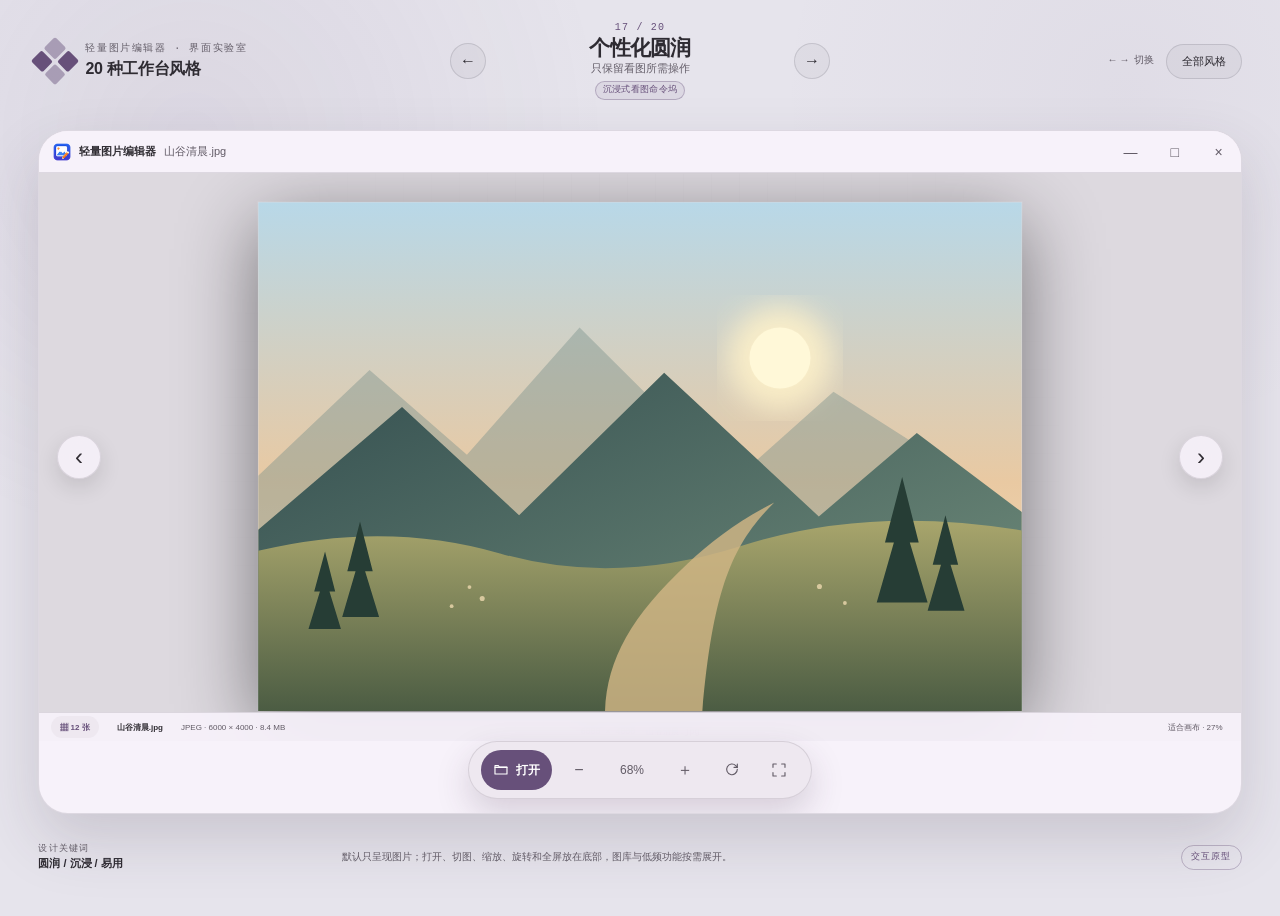
<file: ui-preview/index.html>
<!doctype html>
<html lang="zh-CN">
<head>
  <meta charset="UTF-8" />
  <meta name="viewport" content="width=device-width, initial-scale=1.0" />
  <meta name="description" content="轻量图片编辑器 · 20 种界面设计方向交互预览" />
  <title>轻量图片编辑器 · 界面方向预览</title>
  <link rel="stylesheet" href="styles.css" />
</head>
<body data-theme="material" data-mode="viewer">
  <div class="page-shell">
    <header class="showcase-bar">
      <div class="showcase-brand">
        <span class="brand-mark" aria-hidden="true">
          <span></span><span></span><span></span><span></span>
        </span>
        <div>
          <p>轻量图片编辑器 · 界面实验室</p>
          <h1>20 种工作台风格</h1>
        </div>
      </div>

      <div class="style-title" aria-live="polite">
        <button class="round-button" id="previousTheme" aria-label="上一个风格">←</button>
        <div>
          <span id="themeIndex">17 / 20</span>
          <strong id="themeName">个性化圆润</strong>
          <small id="themeDescription">只显示当前任务需要的命令</small>
          <em class="layout-name" id="layoutName">模式化精简命令坞</em>
        </div>
        <button class="round-button" id="nextTheme" aria-label="下一个风格">→</button>
      </div>

      <div class="showcase-actions">
        <span class="key-hint">← → 切换</span>
        <button class="outline-button" id="toggleRail" aria-expanded="false" aria-controls="themeRail">全部风格</button>
      </div>
    </header>

    <nav class="theme-rail" id="themeRail" aria-label="界面风格列表"></nav>

    <main class="editor-window">
      <header class="app-titlebar">
        <div class="window-title">
          <img src="../resources/icons/app-32.png" alt="" />
          <span>轻量图片编辑器</span>
          <em>山谷清晨.jpg</em>
        </div>
        <div class="window-controls" aria-hidden="true">
          <span>—</span><span>□</span><span class="close">×</span>
        </div>
      </header>

      <section class="mode-shell" aria-label="四模式导航">
        <div class="viewer-mode-actions">
          <button><i data-icon="folder"></i><span>打开文件夹</span></button>
        </div>
        <nav class="mode-switcher" aria-label="工作模式">
          <button class="active" data-mode-button="viewer" aria-pressed="true">看图</button>
          <button data-mode-button="convert" aria-pressed="false">转图</button>
          <button data-mode-button="edit" aria-pressed="false">改图</button>
          <button data-mode-button="generate" aria-pressed="false">生图</button>
        </nav>
        <span class="mode-summary" id="modeSummary">浏览与预览 · 本地</span>
      </section>

      <section class="command-bar">
        <div class="command-group primary-commands">
          <button class="tool-button accent" data-command-mode="viewer convert edit"><i data-icon="folder"></i><span>打开</span></button>
          <button class="tool-button" data-command-mode="edit"><i data-icon="save"></i><span>保存</span></button>
          <button class="tool-button" data-command-mode="convert edit"><i data-icon="export"></i><span>导出</span></button>
        </div>
        <div class="command-divider" data-command-mode="convert edit"></div>
        <div class="command-group viewer-commands" data-command-mode="viewer">
          <button class="icon-button" id="zoomOut" data-tooltip="缩小" aria-label="缩小图片">−</button>
          <button class="tool-button compact" id="zoomPercent">68%</button>
          <button class="icon-button" id="zoomIn" data-tooltip="放大" aria-label="放大图片">＋</button>
        </div>
        <div class="command-group edit-commands">
          <button class="icon-button" data-command-mode="edit" data-tooltip="撤销" aria-label="撤销"><i data-icon="undo"></i></button>
          <button class="icon-button" data-command-mode="edit" data-tooltip="重做" aria-label="重做"><i data-icon="redo"></i></button>
          <button class="icon-button active" data-command-mode="convert" data-tooltip="裁剪" aria-label="裁剪"><i data-icon="crop"></i></button>
          <button class="icon-button" data-command-mode="viewer convert" data-tooltip="右转" aria-label="向右旋转"><i data-icon="rotate"></i></button>
          <button class="icon-button" data-command-mode="edit" data-tooltip="对比原图" aria-label="对比原图"><i data-icon="compare"></i></button>
        </div>
        <button class="icon-button subtle" data-command-mode="viewer edit" data-tooltip="全屏" aria-label="进入全屏"><i data-icon="fullscreen"></i></button>
        <button class="tool-button more-command" data-command-mode="convert edit">更多</button>
      </section>

      <div class="zoom-preset-popover" id="zoomPresetPopover" hidden>
        <button data-zoom-preset="fit">适合窗口</button>
        <button data-zoom-preset="25">25%</button>
        <button data-zoom-preset="50">50%</button>
        <button data-zoom-preset="75">75%</button>
        <button data-zoom-preset="100">100%</button>
        <button data-zoom-preset="125">125%</button>
        <button data-zoom-preset="150">150%</button>
        <button data-zoom-preset="200">200%</button>
      </div>

      <section class="workspace">
        <aside class="asset-panel">
          <div class="panel-heading">
            <div>
              <span id="assetPanelTitle">资源库</span>
              <small id="assetPanelMeta">夏日旅行 · 12 张</small>
            </div>
            <button class="mini-button" aria-label="添加图片">＋</button>
          </div>
          <div class="search-field"><i data-icon="search"></i><span>搜索当前文件夹</span><kbd>Ctrl F</kbd></div>
          <div class="thumbnail-grid" id="thumbnailGrid">
            <button class="thumbnail selected" data-file="山谷清晨.jpg" aria-label="山谷清晨">
              <span class="thumb-art art-one"></span><small>山谷清晨</small><em>2400 万像素</em>
            </button>
            <button class="thumbnail" data-file="海岸午后.jpg" aria-label="海岸午后">
              <span class="thumb-art art-two"></span><small>海岸午后</small><em>1800 万像素</em>
            </button>
            <button class="thumbnail" data-file="城市夜色.jpg" aria-label="城市夜色">
              <span class="thumb-art art-three"></span><small>城市夜色</small><em>2000 万像素</em>
            </button>
            <button class="thumbnail" data-file="林间小路.jpg" aria-label="林间小路">
              <span class="thumb-art art-four"></span><small>林间小路</small><em>2400 万像素</em>
            </button>
            <button class="thumbnail" data-file="白色建筑.jpg" aria-label="白色建筑">
              <span class="thumb-art art-five"></span><small>白色建筑</small><em>1200 万像素</em>
            </button>
          </div>
          <div class="panel-footer"><span>1 / 12</span><button>排序 ↑</button></div>
        </aside>

        <section class="canvas-stage">
          <button class="viewer-edge-nav previous" aria-label="上一张图片">‹</button>
          <button class="viewer-edge-nav next" aria-label="下一张图片">›</button>
          <div class="canvas-grid"></div>
          <div class="generate-preview">
            <span class="generate-kicker">完全离线 · 不联网 · 不计费</span>
            <h2>生图模式</h2>
            <p>先使用离线模拟服务验证任务、取消、候选结果与跨模块流转。</p>
            <label>提示词</label>
            <div class="prompt-preview">一张清晨山谷的清新插画，柔和自然光</div>
            <div class="generate-options"><span>768 × 768</span><span>生成 2 张</span></div>
            <div class="generate-actions"><button>运行离线测试</button><button>取消任务</button></div>
            <small>当前未运行任务 · 真实智能服务将在后续里程碑接入</small>
          </div>
          <div class="floating-tools" aria-label="画布工具">
            <button class="active" aria-label="选择工具"><i data-icon="pointer"></i></button>
            <button aria-label="平移画布"><i data-icon="hand"></i></button>
            <button aria-label="缩放工具"><i data-icon="magnify"></i></button>
          </div>
          <div class="photo-frame" id="photoFrame">
            <svg viewBox="0 0 1200 800" role="img" aria-label="山谷清晨示例图">
              <defs>
                <linearGradient id="sky" x1="0" y1="0" x2="0" y2="1">
                  <stop offset="0" stop-color="#b8d8e8"/><stop offset=".55" stop-color="#e9c9a2"/><stop offset="1" stop-color="#f5dfbf"/>
                </linearGradient>
                <linearGradient id="mountain" x1="0" y1="0" x2="1" y2="1">
                  <stop stop-color="#344f50"/><stop offset="1" stop-color="#75917e"/>
                </linearGradient>
                <linearGradient id="field" x1="0" y1="0" x2="0" y2="1">
                  <stop stop-color="#a8a56c"/><stop offset="1" stop-color="#4b5c43"/>
                </linearGradient>
                <filter id="blur"><feGaussianBlur stdDeviation="22"/></filter>
              </defs>
              <rect width="1200" height="800" fill="url(#sky)"/>
              <circle cx="820" cy="245" r="82" fill="#fff2c9" opacity=".86" filter="url(#blur)"/>
              <circle cx="820" cy="245" r="48" fill="#fff8d8"/>
              <path d="M0 430 L175 264 L328 397 L505 197 L747 438 L904 298 L1200 487 L1200 800 L0 800Z" fill="#78908a" opacity=".42"/>
              <path d="M0 515 L226 322 L410 492 L638 268 L881 494 L1035 363 L1200 487 L1200 800 L0 800Z" fill="url(#mountain)"/>
              <path d="M0 548 Q200 500 380 552 T760 540 T1200 516 L1200 800 L0 800Z" fill="url(#field)"/>
              <path d="M545 800 C548 718 587 650 675 568 C712 533 756 500 811 472 C749 534 715 600 698 800Z" fill="#d1b686" opacity=".82"/>
              <g fill="#263d35">
                <path d="M140 580 l20-78 20 78h-12l22 72h-58l21-72z"/><path d="M985 535 l27-103 26 103h-14l28 94h-80l27-94z"/>
                <path d="M1060 570 l20-78 20 78h-12l22 72h-58l21-72z"/><path d="M88 612 l17-63 16 63h-9l18 59H79l18-59z"/>
              </g>
              <g fill="#e8d5ab" opacity=".84">
                <circle cx="332" cy="605" r="3"/><circle cx="352" cy="623" r="4"/><circle cx="304" cy="635" r="3"/><circle cx="882" cy="604" r="4"/><circle cx="922" cy="630" r="3"/>
              </g>
            </svg>
            <span class="crop-handle nw"></span><span class="crop-handle ne"></span>
            <span class="crop-handle sw"></span><span class="crop-handle se"></span>
            <div class="crop-grid"><i></i><i></i><i></i><i></i></div>
            <div class="photo-meta"><span>6000 × 4000</span><strong>山谷清晨.jpg</strong></div>
          </div>
          <div class="canvas-status">
            <button class="gallery-trigger" id="galleryToggle" aria-expanded="false">▦ 12 张</button>
            <span class="viewer-file-name">山谷清晨.jpg</span>
            <span>JPEG · 6000 × 4000 · 8.4 MB</span>
            <button>适合画布 · 27%</button>
          </div>
        </section>

        <aside class="inspector-panel">
          <div class="inspector-tabs" role="tablist" aria-label="参数类别">
            <button role="tab" aria-selected="false" data-inspector="convert">转图</button><button class="active" role="tab" aria-selected="true" data-inspector="adjust">调整</button><button role="tab" aria-selected="false" data-inspector="annotation">标注</button><button role="tab" aria-selected="false" data-inspector="history">历史</button>
          </div>
          <div class="quick-filters">
            <button><i class="filter-preview natural"></i><span>原图</span></button>
            <button class="active"><i class="filter-preview vivid"></i><span>鲜明</span></button>
            <button><i class="filter-preview warm"></i><span>暖阳</span></button>
            <button><i class="filter-preview mono"></i><span>黑白</span></button>
          </div>
          <div class="control-section">
            <div class="section-title"><span>光线</span><button>自动</button></div>
            <label class="slider-row"><span>曝光</span><input type="range" min="-100" max="100" value="12"/><output>+12</output></label>
            <label class="slider-row"><span>对比度</span><input type="range" min="-100" max="100" value="8"/><output>+8</output></label>
            <label class="slider-row"><span>高光</span><input type="range" min="-100" max="100" value="-18"/><output>−18</output></label>
            <label class="slider-row"><span>阴影</span><input type="range" min="-100" max="100" value="26"/><output>+26</output></label>
          </div>
          <div class="control-section">
            <div class="section-title"><span>颜色</span><button>重置</button></div>
            <label class="slider-row temp"><span>色温</span><input type="range" min="-100" max="100" value="6"/><output>+6</output></label>
            <label class="slider-row"><span>自然饱和度</span><input type="range" min="-100" max="100" value="14"/><output>+14</output></label>
          </div>
          <div class="control-section collapsed"><div class="section-title"><span>细节</span><button>⌄</button></div></div>
          <button class="export-button"><span>导出图像</span><small>Ctrl + E</small></button>
        </aside>
      </section>
    </main>

    <footer class="concept-note">
      <div><span>设计关键词</span><strong id="themeKeywords">圆润 / 克制 / 易用</strong></div>
      <p id="themeNote">默认只呈现图片；打开、切图、缩放、旋转和全屏放在底部，图库与低频功能按需展开。</p>
      <span class="prototype-badge">交互原型</span>
    </footer>
  </div>

  <script src="app.js"></script>
</body>
</html>
</file>
<file: ui-preview/styles.css>
:root {
  color-scheme: dark;
  --page: #090b10;
  --page-text: #edf1f7;
  --page-muted: #7f8898;
  --surface: #171a21;
  --surface-2: #1d212a;
  --surface-3: #242934;
  --canvas: #0d0f14;
  --text: #eef2f8;
  --muted: #8d97a8;
  --border: rgba(255,255,255,.09);
  --accent: #8bb7ff;
  --accent-rgb: 139,183,255;
  --accent-text: #08111f;
  --danger: #ff7474;
  --radius: 10px;
  --radius-lg: 18px;
  --shadow: 0 28px 80px rgba(0,0,0,.46), 0 1px 0 rgba(255,255,255,.04) inset;
  --font: "Microsoft YaHei UI", "Microsoft YaHei", "PingFang SC", "Segoe UI", sans-serif;
  --display: "Microsoft YaHei UI", "Microsoft YaHei", "PingFang SC", "Segoe UI", sans-serif;
  --mono: "Cascadia Mono", "Microsoft YaHei UI", "Microsoft YaHei", monospace;
  --serif: "STSong", "Songti SC", "SimSun", serif;
  --line: 1px;
  --window-max: 1550px;
  --panel-left: 220px;
  --panel-right: 296px;
  --bar-h: 64px;
  --pattern-opacity: .12;
}

* { box-sizing: border-box; }
html { min-width: 320px; background: var(--page); }
body { margin: 0; min-height: 100vh; background: var(--page); color: var(--page-text); font-family: var(--font); transition: background .35s ease, color .35s ease; }
button, input { font: inherit; }
button { color: inherit; }
button:focus-visible, input:focus-visible { outline: 2px solid var(--accent); outline-offset: 2px; }

.page-shell { min-height: 100vh; padding: 22px clamp(18px, 3vw, 52px) 28px; background-image: radial-gradient(circle at 15% 15%, rgba(var(--accent-rgb),.09), transparent 31%), radial-gradient(circle at 88% 10%, rgba(var(--accent-rgb),.05), transparent 25%); }
.showcase-bar { width: min(var(--window-max), 100%); min-height: 78px; margin: 0 auto 18px; display: grid; grid-template-columns: 1fr auto 1fr; align-items: center; gap: 24px; }
.showcase-brand { display: flex; gap: 13px; align-items: center; }
.showcase-brand p { margin: 0 0 4px; font: 500 10px/1.2 var(--mono); letter-spacing: .16em; color: var(--page-muted); }
.showcase-brand h1 { margin: 0; font: 600 16px/1.2 var(--display); letter-spacing: -.02em; }
.brand-mark { width: 34px; height: 34px; display: grid; grid-template-columns: repeat(2, 1fr); gap: 3px; transform: rotate(45deg); }
.brand-mark span { background: var(--accent); border-radius: 2px; opacity: .45; }
.brand-mark span:nth-child(2), .brand-mark span:nth-child(3) { opacity: 1; }
.style-title { display: flex; align-items: center; gap: 14px; text-align: center; }
.style-title > div { display: grid; min-width: 280px; }
.style-title span { font: 500 10px/1.2 var(--mono); color: var(--accent); letter-spacing: .12em; }
.style-title strong { font: 600 21px/1.3 var(--display); letter-spacing: -.035em; }
.style-title small { color: var(--page-muted); font-size: 11px; }
.style-title .layout-name { width:max-content; margin:5px auto 0; padding:3px 7px; border:1px solid color-mix(in srgb,var(--accent) 35%,transparent); border-radius:999px; color:var(--accent); background:color-mix(in srgb,var(--accent) 8%,transparent); font:500 9px/1.2 var(--mono); font-style:normal; letter-spacing:.04em; }
.round-button, .outline-button { border: 1px solid color-mix(in srgb, var(--page-text) 14%, transparent); background: color-mix(in srgb, var(--page-text) 4%, transparent); cursor: pointer; transition: .2s ease; }
.round-button { width: 36px; height: 36px; border-radius: 50%; }
.round-button:hover, .outline-button:hover { background: color-mix(in srgb, var(--accent) 18%, transparent); border-color: color-mix(in srgb, var(--accent) 48%, transparent); }
.showcase-actions { justify-self: end; display: flex; gap: 12px; align-items: center; }
.key-hint { font: 400 10px/1 var(--mono); color: var(--page-muted); }
.outline-button { border-radius: 999px; padding: 9px 15px; font-size: 11px; }

.theme-rail { width: min(var(--window-max), 100%); margin: -6px auto 18px; display: flex; gap: 7px; overflow-x: auto; max-height: 0; opacity: 0; transition: max-height .3s ease, opacity .25s ease, padding .3s ease; scrollbar-width: thin; }
.theme-rail.open { max-height: 88px; opacity: 1; padding: 7px 2px 10px; }
.theme-chip { flex: 0 0 auto; display: flex; align-items: center; gap: 8px; border: 1px solid color-mix(in srgb, var(--page-text) 10%, transparent); border-radius: 999px; padding: 7px 11px 7px 8px; background: color-mix(in srgb, var(--page-text) 4%, transparent); cursor: pointer; font-size: 10px; color: var(--page-muted); }
.theme-chip i { width: 18px; height: 18px; border-radius: 50%; background: linear-gradient(135deg, var(--chip-a), var(--chip-b)); box-shadow: 0 0 0 2px color-mix(in srgb, var(--page) 78%, transparent), 0 0 0 3px var(--chip-a); }
.theme-chip.active { color: var(--page-text); border-color: color-mix(in srgb, var(--accent) 50%, transparent); background: color-mix(in srgb, var(--accent) 10%, transparent); }

.editor-window { width: min(var(--window-max), 100%); height: min(76vh, 860px); min-height: 610px; margin: 0 auto; display: flex; flex-direction: column; overflow: hidden; position:relative; border: var(--line) solid var(--border); border-radius: var(--radius-lg); background: var(--surface); color: var(--text); box-shadow: var(--shadow); transition: border-radius .35s ease, background .35s ease, box-shadow .35s ease; }
.app-titlebar { height: 38px; flex: 0 0 38px; display: flex; align-items: center; justify-content: space-between; background: var(--surface); border-bottom: var(--line) solid var(--border); }
.window-title { display: flex; align-items: center; height: 100%; gap: 8px; padding-left: 14px; font-size: 11px; font-weight: 600; }
.window-title img { width: 18px; height: 18px; border-radius: 4px; }
.window-title em { font-style: normal; font-weight: 400; color: var(--muted); }
.window-controls { display: flex; height: 100%; }
.window-controls span { width: 44px; display: grid; place-items: center; color: var(--muted); font-size: 14px; }
.window-controls .close:hover { background: var(--danger); color: white; }

.mode-shell, .generate-preview { display: none; }
.command-bar { height: var(--bar-h); flex: 0 0 var(--bar-h); display: flex; align-items: center; padding: 9px 14px; gap: 7px; background: var(--surface-2); border-bottom: var(--line) solid var(--border); }
.command-group { display: flex; align-items: center; gap: 6px; }
.command-divider { width: var(--line); height: 28px; margin: 0 5px; background: var(--border); }
.command-spacer { flex: 1; }
.tool-button, .icon-button, .mini-button, .zoom-control button, .avatar-button, .floating-tools button { border: var(--line) solid transparent; background: transparent; cursor: pointer; transition: background .15s ease, transform .15s ease, border-color .15s ease; }
.tool-button { height: 36px; display: flex; align-items: center; gap: 7px; padding: 0 11px; border-radius: var(--radius); color: var(--muted); font-size: 11px; }
.tool-button:hover, .icon-button:hover, .floating-tools button:hover { background: var(--surface-3); color: var(--text); }
.tool-button.accent { background: var(--accent); color: var(--accent-text); font-weight: 600; }
.icon-button { width: 34px; height: 34px; display: grid; place-items: center; border-radius: var(--radius); color: var(--muted); position: relative; }
.icon-button.active { color: var(--accent); background: rgba(var(--accent-rgb),.12); border-color: rgba(var(--accent-rgb),.22); }
.icon-button svg, .tool-button svg, .search-field svg, .floating-tools svg { width: 16px; height: 16px; display: block; }
.icon-button::after { content: attr(data-tooltip); position: absolute; z-index: 20; top: calc(100% + 8px); left: 50%; transform: translate(-50%, -4px); opacity: 0; pointer-events: none; white-space: nowrap; padding: 5px 7px; color: var(--text); background: var(--surface-3); border: 1px solid var(--border); border-radius: 5px; font-size: 9px; transition: .15s ease; }
.icon-button:hover::after { opacity: 1; transform: translate(-50%, 0); }
.zoom-control { height: 30px; display: flex; align-items: center; border: var(--line) solid var(--border); border-radius: var(--radius); overflow: hidden; color: var(--muted); }
.zoom-control button { width: 28px; height: 100%; color: var(--muted); }
.zoom-control button:hover { background: var(--surface-3); color: var(--text); }
.zoom-control span { width: 46px; text-align: center; font: 500 10px/1 var(--mono); }
.avatar-button { width: 30px; height: 30px; padding: 0; border-radius: 50%; color: var(--accent-text); background: var(--accent); font-size: 10px; font-weight: 700; }

.workspace { flex: 1; min-height: 0; display: grid; grid-template-columns: var(--panel-left) minmax(300px, 1fr) var(--panel-right); grid-template-areas:"assets canvas inspector"; position:relative; }
.asset-panel, .inspector-panel { min-width: 0; background: var(--surface); }
.asset-panel { grid-area:assets; display: flex; flex-direction: column; border-right: var(--line) solid var(--border); }
.panel-heading { height: 62px; padding: 13px 14px; display: flex; justify-content: space-between; align-items: center; }
.panel-heading div { display: grid; gap: 2px; }
.panel-heading span, .section-title span { font-size: 11px; font-weight: 700; }
.panel-heading small { font-size: 9px; color: var(--muted); }
.mini-button { width: 28px; height: 28px; border-radius: var(--radius); color: var(--muted); font-size: 18px; }
.mini-button:hover { color: var(--text); background: var(--surface-2); }
.search-field { height: 31px; margin: 0 12px 10px; padding: 0 8px; display: flex; align-items: center; gap: 6px; border: var(--line) solid var(--border); border-radius: var(--radius); background: var(--surface-2); color: var(--muted); font-size: 9px; }
.search-field span { flex: 1; overflow: hidden; white-space: nowrap; }
.search-field kbd { border: 0; background: transparent; font: 400 9px/1 var(--mono); color: var(--muted); }
.thumbnail-grid { flex: 1; overflow: hidden; padding: 3px 11px; display: flex; flex-direction: column; gap: 7px; }
.thumbnail { width: 100%; min-height: 61px; display: grid; grid-template-columns: 66px 1fr; grid-template-rows: 1fr 1fr; column-gap: 9px; text-align: left; padding: 5px; border: var(--line) solid transparent; border-radius: var(--radius); color: var(--text); background: transparent; cursor: pointer; }
.thumbnail:hover { background: var(--surface-2); }
.thumbnail.selected { background: rgba(var(--accent-rgb),.1); border-color: rgba(var(--accent-rgb),.38); }
.thumb-art { grid-row: 1 / 3; display: block; width: 66px; height: 48px; border-radius: calc(var(--radius) * .65); background-size: cover; box-shadow: inset 0 0 0 1px rgba(255,255,255,.07); }
.art-one { background: linear-gradient(155deg, transparent 0 46%, #496253 47% 67%, #8e9165 68%), linear-gradient(#a7cfdf, #e7c59c); }
.art-two { background: linear-gradient(170deg, transparent 0 52%, #d9bf85 53% 69%, #567d8d 70%), linear-gradient(#88bbca, #f0ceb4); }
.art-three { background: radial-gradient(circle at 72% 35%, #ffd77d 0 3%, transparent 4%), linear-gradient(150deg, transparent 0 56%, #252844 57%), linear-gradient(#242a50, #d16f78); }
.art-four { background: linear-gradient(100deg, #324a38 0 23%, transparent 24% 62%, #223a2f 63%), linear-gradient(150deg, #8fb59d, #d6bd8b); }
.art-five { background: linear-gradient(115deg, transparent 0 36%, #f2ede3 37% 69%, transparent 70%), linear-gradient(#75a3bd, #d8c39a); }
.thumbnail small { align-self: end; font-size: 9px; font-weight: 600; overflow: hidden; text-overflow: ellipsis; white-space: nowrap; }
.thumbnail em { align-self: start; color: var(--muted); font: 400 9px/1.4 var(--mono); font-style: normal; }
.panel-footer { height: 38px; padding: 0 14px; display: flex; align-items: center; justify-content: space-between; border-top: var(--line) solid var(--border); color: var(--muted); font-size: 9px; }
.panel-footer button { border: 0; background: none; color: inherit; font-size: inherit; }

.canvas-stage { grid-area:canvas; min-width: 0; position: relative; overflow: hidden; display: grid; place-items: center; background: var(--canvas); }
.canvas-grid { position: absolute; inset: 0; opacity: var(--pattern-opacity); background-image: linear-gradient(var(--border) 1px, transparent 1px), linear-gradient(90deg, var(--border) 1px, transparent 1px); background-size: 28px 28px; mask-image: radial-gradient(circle, black, transparent 80%); }
.floating-tools { position: absolute; z-index: 5; top: 14px; left: 14px; display: flex; padding: 3px; border: var(--line) solid var(--border); border-radius: var(--radius); background: color-mix(in srgb, var(--surface) 88%, transparent); box-shadow: 0 8px 20px rgba(0,0,0,.16); backdrop-filter: blur(12px); }
.floating-tools button { width: 30px; height: 28px; display: grid; place-items: center; color: var(--muted); border-radius: calc(var(--radius) * .65); }
.floating-tools button.active { color: var(--accent); background: rgba(var(--accent-rgb),.12); }
.photo-frame { width: min(74%, 830px); aspect-ratio: 3 / 2; position: relative; transform: scale(.92); transform-origin: center; box-shadow: 0 22px 80px rgba(0,0,0,.48), 0 0 0 1px rgba(255,255,255,.16); transition: transform .18s ease; }
.photo-frame svg { display: block; width: 100%; height: 100%; }
.crop-grid { position: absolute; inset: 0; pointer-events: none; }
.crop-grid i { position: absolute; background: rgba(255,255,255,.56); box-shadow: 0 0 0 1px rgba(0,0,0,.08); }
.crop-grid i:nth-child(1), .crop-grid i:nth-child(2) { top: 0; bottom: 0; width: 1px; }
.crop-grid i:nth-child(1) { left: 33.333%; }.crop-grid i:nth-child(2) { right: 33.333%; }
.crop-grid i:nth-child(3), .crop-grid i:nth-child(4) { left: 0; right: 0; height: 1px; }
.crop-grid i:nth-child(3) { top: 33.333%; }.crop-grid i:nth-child(4) { bottom: 33.333%; }
.crop-handle { position: absolute; width: 14px; height: 14px; border-color: white; border-style: solid; filter: drop-shadow(0 1px 1px rgba(0,0,0,.7)); }
.crop-handle.nw { left: -2px; top: -2px; border-width: 2px 0 0 2px; }.crop-handle.ne { right: -2px; top: -2px; border-width: 2px 2px 0 0; }
.crop-handle.sw { left: -2px; bottom: -2px; border-width: 0 0 2px 2px; }.crop-handle.se { right: -2px; bottom: -2px; border-width: 0 2px 2px 0; }
.photo-meta { position: absolute; left: 50%; bottom: -28px; transform: translateX(-50%); display: flex; gap: 12px; white-space: nowrap; color: var(--muted); font: 400 9px/1 var(--mono); }
.photo-meta strong { color: var(--accent); font-weight: 500; }
.canvas-status { position: absolute; left: 0; right: 0; bottom: 0; height: 29px; display: flex; align-items: center; gap: 18px; padding: 0 12px; border-top: var(--line) solid var(--border); background: color-mix(in srgb, var(--surface) 93%, transparent); color: var(--muted); font-size: 8px; backdrop-filter: blur(10px); }
.canvas-status .viewer-file-name { color:var(--text); font-weight:700; }
.canvas-status span:nth-last-child(2) { margin-right:auto; }
.canvas-status button { border:0; background:none; color:var(--muted); font-size:inherit; }
.canvas-status .gallery-trigger { min-height:22px; padding:0 9px; border-radius:999px; color:var(--accent); background:var(--surface-2); cursor:pointer; font-weight:700; }
.canvas-status .gallery-trigger[aria-expanded="true"] { color:var(--accent-text); background:var(--accent); }
.status-dot { display: inline-block; width: 5px; height: 5px; margin-right: 5px; border-radius: 50%; background: #71c694; box-shadow: 0 0 0 3px rgba(113,198,148,.1); }

.inspector-panel { grid-area:inspector; display: flex; flex-direction: column; overflow: hidden; border-left: var(--line) solid var(--border); }
.inspector-tabs { height: 45px; flex: 0 0 45px; display: grid; grid-template-columns: repeat(4,1fr); padding: 7px 9px 0; border-bottom: var(--line) solid var(--border); }
.inspector-tabs button { position: relative; border: 0; background: none; color: var(--muted); font-size: 10px; cursor: pointer; }
.inspector-tabs button.active { color: var(--text); font-weight: 700; }
.inspector-tabs button.active::after { content: ""; position: absolute; left: 22%; right: 22%; bottom: -1px; height: 2px; background: var(--accent); border-radius: 2px 2px 0 0; }
.quick-filters { display: grid; grid-template-columns: repeat(4,1fr); gap: 5px; padding: 13px 12px 11px; border-bottom: var(--line) solid var(--border); }
.quick-filters button { min-width: 0; display: grid; gap: 5px; border: 0; padding: 0; background: none; color: var(--muted); font-size: 8px; cursor: pointer; }
.filter-preview { display: block; height: 40px; border-radius: calc(var(--radius) * .7); background: linear-gradient(155deg, transparent 0 48%, #496253 49% 69%, #8e9165 70%), linear-gradient(#a7cfdf, #e7c59c); }
.quick-filters button.active .filter-preview { box-shadow: 0 0 0 2px var(--surface), 0 0 0 3px var(--accent); }
.filter-preview.vivid { filter: saturate(1.45) contrast(1.08); }.filter-preview.warm { filter: sepia(.25) saturate(1.15); }.filter-preview.mono { filter: grayscale(1) contrast(1.1); }
.control-section { padding: 12px 14px 10px; border-bottom: var(--line) solid var(--border); }
.control-section.collapsed { padding-bottom: 12px; }
.section-title { display: flex; justify-content: space-between; align-items: center; margin-bottom: 10px; }
.section-title button { border: 0; background: none; color: var(--accent); font-size: 8px; cursor: pointer; }
.slider-row { display: grid; grid-template-columns: 61px 1fr 28px; gap: 7px; align-items: center; min-height: 27px; color: var(--muted); font-size: 8px; }
.slider-row input { width: 100%; height: 3px; appearance: none; border-radius: 4px; background: linear-gradient(90deg, var(--surface-3) 0 50%, var(--accent) 50% 57%, var(--surface-3) 57%); cursor: pointer; }
.slider-row input::-webkit-slider-thumb { appearance: none; width: 10px; height: 10px; border-radius: 50%; border: 2px solid var(--surface); background: var(--accent); box-shadow: 0 0 0 1px rgba(var(--accent-rgb),.4); }
.slider-row output { text-align: right; color: var(--text); font: 400 9px/1 var(--mono); }
.export-button { margin: auto 12px 12px; height: 38px; flex: 0 0 38px; display: flex; align-items: center; justify-content: space-between; padding: 0 13px; border: 0; border-radius: var(--radius); color: var(--accent-text); background: var(--accent); font-size: 10px; font-weight: 700; cursor: pointer; }
.export-button small { opacity: .75; font: 500 9px/1 var(--mono); }

.concept-note { width: min(var(--window-max), 100%); min-height: 61px; margin: 13px auto 0; display: grid; grid-template-columns: 280px 1fr auto; align-items: center; gap: 24px; color: var(--page-muted); }
.concept-note div { display: grid; gap: 2px; }.concept-note span { font: 500 9px/1 var(--mono); letter-spacing: .13em; }
.concept-note strong { color: var(--page-text); font-size: 11px; }.concept-note p { margin: 0; max-width: 660px; font-size: 10px; line-height: 1.65; }
.prototype-badge { padding: 7px 9px; border: 1px solid color-mix(in srgb, var(--accent) 35%, transparent); border-radius: 999px; color: var(--accent) !important; }

/* 02 Nordic Paper */
body[data-theme="nordic"] { color-scheme: light; --page:#e9e7e0;--page-text:#202924;--page-muted:#687069;--surface:#f8f6f0;--surface-2:#eeece5;--surface-3:#e4e1d7;--canvas:#d8d6cf;--text:#26302b;--muted:#747c75;--border:rgba(38,48,43,.13);--accent:#416f5d;--accent-rgb:65,111,93;--accent-text:#fff;--radius:7px;--radius-lg:12px;--shadow:0 28px 80px rgba(71,65,53,.15);--pattern-opacity:.28; }
/* 03 Obsidian Pro */
body[data-theme="obsidian"] { --page:#030405;--page-text:#f5f6f8;--page-muted:#6d7178;--surface:#0d0f11;--surface-2:#131619;--surface-3:#1c2024;--canvas:#030405;--text:#f0f2f3;--muted:#777f86;--border:rgba(255,255,255,.1);--accent:#d6ff4b;--accent-rgb:214,255,75;--accent-text:#111700;--radius:4px;--radius-lg:6px;--shadow:0 32px 100px rgba(0,0,0,.75); }
body[data-theme="obsidian"] .app-titlebar { background:#090a0b; }
/* 04 Aurora Glass */
body[data-theme="aurora"] { --page:#090d28;--page-text:#f4f2ff;--page-muted:#a59dc3;--surface:rgba(22,28,64,.72);--surface-2:rgba(29,36,78,.78);--surface-3:rgba(77,78,140,.36);--canvas:#080b22;--text:#f6f3ff;--muted:#aaa5c4;--border:rgba(220,215,255,.16);--accent:#a993ff;--accent-rgb:169,147,255;--accent-text:#120d31;--radius:13px;--radius-lg:24px;--shadow:0 30px 100px rgba(2,2,18,.65),0 0 70px rgba(77,56,180,.18); }
body[data-theme="aurora"] .editor-window { backdrop-filter:blur(24px); }
body[data-theme="aurora"] .page-shell { background-image:radial-gradient(circle at 13% 23%,rgba(41,210,255,.22),transparent 27%),radial-gradient(circle at 83% 12%,rgba(194,69,255,.22),transparent 30%),linear-gradient(140deg,#080d22,#161039 60%,#081b2c); }
/* 05 Bauhaus Signal */
body[data-theme="bauhaus"] { color-scheme:light;--page:#dfd9ca;--page-text:#111;--page-muted:#5d5a52;--surface:#f2ecdd;--surface-2:#e8dfcd;--surface-3:#d8cfbd;--canvas:#202226;--text:#151515;--muted:#676159;--border:#171717;--accent:#e43c2f;--accent-rgb:228,60,47;--accent-text:#fff;--danger:#e43c2f;--radius:0px;--radius-lg:0px;--shadow:12px 12px 0 #151515;--line:2px;--display:var(--mono); }
body[data-theme="bauhaus"] .avatar-button { border-radius:0; background:#1555a5; color:white; } body[data-theme="bauhaus"] .brand-mark span { border-radius:50%; }
/* 06 Swiss Grid */
body[data-theme="swiss"] { color-scheme:light;--page:#f1f1ef;--page-text:#101010;--page-muted:#6a6a67;--surface:#fff;--surface-2:#f5f5f2;--surface-3:#e9e9e5;--canvas:#ddddda;--text:#111;--muted:#767672;--border:#c7c7c2;--accent:#ed2d2d;--accent-rgb:237,45,45;--accent-text:#fff;--radius:0px;--radius-lg:0px;--shadow:0 18px 50px rgba(0,0,0,.1);--display:var(--mono);--pattern-opacity:.4; }
body[data-theme="swiss"] .command-bar { border-bottom-color:#111; } body[data-theme="swiss"] .inspector-tabs { text-transform:uppercase; letter-spacing:.08em; }
/* 07 Retro Terminal */
body[data-theme="terminal"] { --page:#03110c;--page-text:#81ffb3;--page-muted:#3aa769;--surface:#06170f;--surface-2:#082016;--surface-3:#0c2a1d;--canvas:#020b07;--text:#8cffb8;--muted:#46a96e;--border:rgba(86,255,148,.25);--accent:#55ff94;--accent-rgb:85,255,148;--accent-text:#001a09;--radius:0px;--radius-lg:3px;--shadow:0 0 45px rgba(53,255,124,.08),inset 0 0 60px rgba(0,0,0,.45);--font:var(--mono);--display:var(--mono);--pattern-opacity:.25; }
body[data-theme="terminal"] .page-shell { background-image:repeating-linear-gradient(0deg,transparent 0 3px,rgba(85,255,148,.018) 4px); } body[data-theme="terminal"] img { filter:hue-rotate(70deg) saturate(2); }
/* 08 Soft Clay */
body[data-theme="clay"] { color-scheme:light;--page:#e9e5e2;--page-text:#423b39;--page-muted:#847a76;--surface:#eeeae7;--surface-2:#e9e4e0;--surface-3:#ded8d4;--canvas:#d8d2ce;--text:#443d3a;--muted:#827873;--border:rgba(255,255,255,.55);--accent:#c87568;--accent-rgb:200,117,104;--accent-text:#fff;--radius:14px;--radius-lg:28px;--shadow:16px 16px 38px rgba(133,117,109,.28),-14px -14px 36px rgba(255,255,255,.65); }
body[data-theme="clay"] .tool-button,body[data-theme="clay"] .icon-button,body[data-theme="clay"] .zoom-control,body[data-theme="clay"] .search-field { box-shadow:3px 3px 7px rgba(140,122,114,.15),-2px -2px 5px rgba(255,255,255,.6); }
/* 09 Neo Brutal */
body[data-theme="brutal"] { color-scheme:light;--page:#f1db55;--page-text:#111;--page-muted:#3a3520;--surface:#fff6d8;--surface-2:#f7e99f;--surface-3:#ffc8d8;--canvas:#8ca9ff;--text:#111;--muted:#4c493d;--border:#111;--accent:#ff4c8b;--accent-rgb:255,76,139;--accent-text:#111;--radius:0px;--radius-lg:0px;--shadow:9px 9px 0 #111;--line:2px;--display:var(--mono);--pattern-opacity:.3; }
body[data-theme="brutal"] .tool-button.accent,body[data-theme="brutal"] .export-button { box-shadow:3px 3px 0 #111; } body[data-theme="brutal"] .photo-frame { transform:rotate(-.5deg) scale(.9); }
/* 10 Zen Ink */
body[data-theme="ink"] { color-scheme:light;--page:#d9d5ca;--page-text:#25231f;--page-muted:#7e796d;--surface:#f3f0e7;--surface-2:#e9e5db;--surface-3:#dcd6cb;--canvas:#ccc7bb;--text:#292723;--muted:#777266;--border:rgba(41,39,35,.15);--accent:#bb493f;--accent-rgb:187,73,63;--accent-text:#fff;--radius:2px;--radius-lg:4px;--shadow:0 22px 66px rgba(57,51,42,.18);--display:var(--font);--pattern-opacity:.16; }
body[data-theme="ink"] .page-shell { background-image:radial-gradient(ellipse at 8% 20%,rgba(37,35,31,.08),transparent 25%),radial-gradient(ellipse at 88% 82%,rgba(187,73,63,.07),transparent 24%); }
/* 11 Sunset Creator */
body[data-theme="sunset"] { --page:#221021;--page-text:#fff2e9;--page-muted:#bd9cae;--surface:#2c162b;--surface-2:#371b35;--surface-3:#512542;--canvas:#170c1b;--text:#fff1e9;--muted:#bf9aab;--border:rgba(255,220,210,.13);--accent:#ff8b63;--accent-rgb:255,139,99;--accent-text:#31100c;--radius:12px;--radius-lg:22px;--shadow:0 30px 90px rgba(15,2,13,.58); }
body[data-theme="sunset"] .page-shell { background-image:radial-gradient(circle at 82% 3%,rgba(255,118,104,.22),transparent 28%),radial-gradient(circle at 5% 70%,rgba(136,61,150,.16),transparent 32%); }
/* 12 Forest Lab */
body[data-theme="forest"] { --page:#07110e;--page-text:#e8f1e8;--page-muted:#809288;--surface:#111d18;--surface-2:#17261f;--surface-3:#21352b;--canvas:#08100d;--text:#edf4ed;--muted:#91a299;--border:rgba(208,235,213,.11);--accent:#83c88f;--accent-rgb:131,200,143;--accent-text:#0b1c10;--radius:8px;--radius-lg:16px;--shadow:0 28px 90px rgba(0,0,0,.58); }
/* 13 Lavender Flow */
body[data-theme="lavender"] { color-scheme:light;--page:#e9e4f2;--page-text:#312c3e;--page-muted:#837a91;--surface:#f8f5fd;--surface-2:#f0ebf8;--surface-3:#e3daf1;--canvas:#ddd6e8;--text:#342d42;--muted:#877e94;--border:rgba(70,53,91,.12);--accent:#7557c7;--accent-rgb:117,87,199;--accent-text:#fff;--radius:16px;--radius-lg:26px;--shadow:0 28px 75px rgba(84,62,115,.17); }
/* 14 Copper Workshop */
body[data-theme="copper"] { --page:#19120e;--page-text:#f5e8dc;--page-muted:#9e8c7f;--surface:#251b15;--surface-2:#2e211a;--surface-3:#3c2b21;--canvas:#100c09;--text:#f7eadf;--muted:#a79385;--border:rgba(233,195,164,.14);--accent:#d88b52;--accent-rgb:216,139,82;--accent-text:#281208;--radius:5px;--radius-lg:10px;--shadow:0 30px 90px rgba(0,0,0,.62); }
body[data-theme="copper"] .editor-window { border-top-color:rgba(216,139,82,.55); }
/* 15 Monochrome Film */
body[data-theme="film"] { --page:#111;--page-text:#eee;--page-muted:#888;--surface:#1b1b1b;--surface-2:#222;--surface-3:#303030;--canvas:#0b0b0b;--text:#eee;--muted:#999;--border:rgba(255,255,255,.12);--accent:#f3f3f0;--accent-rgb:243,243,240;--accent-text:#111;--radius:2px;--radius-lg:2px;--shadow:0 28px 85px rgba(0,0,0,.75);--font:var(--mono);--display:var(--mono);--pattern-opacity:.1; }
body[data-theme="film"] .photo-frame svg { filter:grayscale(1) contrast(1.08); } body[data-theme="film"] .thumb-art,body[data-theme="film"] .filter-preview { filter:grayscale(1); }
/* 16 Y2K Chrome */
body[data-theme="chrome"] { color-scheme:light;--page:#b8c6e6;--page-text:#101b39;--page-muted:#516083;--surface:#e6ecfa;--surface-2:#ced9f2;--surface-3:#b9c9ec;--canvas:#8397bd;--text:#111b37;--muted:#5d6988;--border:#7589b5;--accent:#315cff;--accent-rgb:49,92,255;--accent-text:#fff;--radius:7px;--radius-lg:14px;--shadow:0 30px 70px rgba(38,56,101,.35),inset 0 1px white;--line:1px; }
body[data-theme="chrome"] .command-bar,body[data-theme="chrome"] .app-titlebar { background:linear-gradient(#f7faff,#c9d5ef); } body[data-theme="chrome"] .tool-button.accent,body[data-theme="chrome"] .export-button { background:linear-gradient(#6f8cff,#244ad9); box-shadow:inset 0 1px rgba(255,255,255,.65); }
/* 17 Material You */
body[data-theme="material"] { color-scheme:light;--page:#e6e4ec;--page-text:#2e2b32;--page-muted:#635d68;--surface:#f7f2fa;--surface-2:#eee8f0;--surface-3:#e0d7e4;--canvas:#ddd9df;--text:#302d33;--muted:#625b66;--border:rgba(68,61,70,.14);--accent:#67507a;--accent-rgb:103,80,122;--accent-text:#fff;--radius:18px;--radius-lg:30px;--shadow:0 26px 60px rgba(66,52,73,.17); }
body[data-theme="material"] .tool-button.accent,body[data-theme="material"] .export-button { border-radius:999px; } body[data-theme="material"] .icon-button.active { border-radius:999px; }
/* 18 Blueprint */
body[data-theme="blueprint"] { --page:#071b31;--page-text:#d7ecff;--page-muted:#7296b7;--surface:#0b2541;--surface-2:#0e2c4d;--surface-3:#143b64;--canvas:#071d34;--text:#dcedfb;--muted:#83a4c2;--border:rgba(153,209,255,.2);--accent:#66c5ff;--accent-rgb:102,197,255;--accent-text:#042036;--radius:0px;--radius-lg:0px;--shadow:0 20px 70px rgba(0,5,12,.55);--font:var(--mono);--display:var(--mono);--pattern-opacity:.55; }
body[data-theme="blueprint"] .canvas-grid { background-size:16px 16px; } body[data-theme="blueprint"] .editor-window { outline:1px solid rgba(102,197,255,.25); outline-offset:4px; }
/* 19 Editorial */
body[data-theme="editorial"] { color-scheme:light;--page:#e8e5df;--page-text:#201f1c;--page-muted:#77726a;--surface:#fbfaf7;--surface-2:#f3f0e9;--surface-3:#e5e0d7;--canvas:#d6d1c8;--text:#201f1c;--muted:#7d776e;--border:rgba(32,31,28,.18);--accent:#1c5145;--accent-rgb:28,81,69;--accent-text:#fff;--radius:0px;--radius-lg:0px;--shadow:0 25px 70px rgba(54,49,41,.14);--display:var(--serif); }
body[data-theme="editorial"] .showcase-brand h1,body[data-theme="editorial"] .style-title strong { font-family:var(--serif); } body[data-theme="editorial"] .app-titlebar { border-bottom-color:var(--text); }
/* 20 Fluent Windows */
body[data-theme="fluent"] { color-scheme:light;--page:#dce6f2;--page-text:#202328;--page-muted:#6e7782;--surface:rgba(248,250,253,.82);--surface-2:rgba(241,246,251,.86);--surface-3:rgba(220,231,242,.8);--canvas:#d4dde7;--text:#20252b;--muted:#6e7884;--border:rgba(37,50,65,.12);--accent:#0067c0;--accent-rgb:0,103,192;--accent-text:#fff;--radius:5px;--radius-lg:9px;--shadow:0 28px 90px rgba(62,81,104,.22); }
body[data-theme="fluent"] .page-shell { background-image:radial-gradient(circle at 12% 10%,rgba(255,255,255,.85),transparent 26%),linear-gradient(135deg,#d8e8f5,#e8e3ee); } body[data-theme="fluent"] .editor-window { backdrop-filter:blur(28px) saturate(1.2); }

/* Structural UI concepts — every direction changes more than colour. */

/* Horizontal asset/contact-sheet patterns. */
body:is([data-layout="nordic-filmstrip"],[data-layout="swiss-filmstrip"],[data-layout="darkroom-filmstrip"],[data-layout="editorial-contact"]) .asset-panel { flex-direction:row; border-right:0; border-top:var(--line) solid var(--border); }
body:is([data-layout="nordic-filmstrip"],[data-layout="swiss-filmstrip"],[data-layout="darkroom-filmstrip"],[data-layout="editorial-contact"]) .asset-panel .panel-heading { width:145px; height:auto; flex:0 0 145px; }
body:is([data-layout="nordic-filmstrip"],[data-layout="swiss-filmstrip"],[data-layout="darkroom-filmstrip"],[data-layout="editorial-contact"]) .asset-panel .search-field { display:none; }
body:is([data-layout="nordic-filmstrip"],[data-layout="swiss-filmstrip"],[data-layout="darkroom-filmstrip"],[data-layout="editorial-contact"]) .thumbnail-grid { flex-direction:row; align-items:center; overflow:hidden; padding:6px 4px; }
body:is([data-layout="nordic-filmstrip"],[data-layout="swiss-filmstrip"],[data-layout="darkroom-filmstrip"],[data-layout="editorial-contact"]) .thumbnail { flex:0 0 142px; width:142px; min-height:62px; grid-template-columns:66px 1fr; }
body:is([data-layout="nordic-filmstrip"],[data-layout="swiss-filmstrip"],[data-layout="darkroom-filmstrip"],[data-layout="editorial-contact"]) .panel-footer { width:64px; height:auto; flex:0 0 64px; padding:10px 6px; flex-direction:column; border-top:0; border-left:var(--line) solid var(--border); }

/* Horizontal property-drawer patterns. */
body:is([data-layout="zen-drawer"],[data-layout="flow-bottom"]) .inspector-panel { flex-direction:row; border-left:0; border-top:var(--line) solid var(--border); }
body:is([data-layout="zen-drawer"],[data-layout="flow-bottom"]) .inspector-tabs { width:138px; height:auto; flex:0 0 138px; grid-template-columns:1fr; grid-template-rows:repeat(4,1fr); padding:9px; border-bottom:0; border-right:var(--line) solid var(--border); }
body:is([data-layout="zen-drawer"],[data-layout="flow-bottom"]) .inspector-tabs button.active::after { top:20%; right:-9px; bottom:20%; left:auto; width:2px; height:auto; }
body:is([data-layout="zen-drawer"],[data-layout="flow-bottom"]) .quick-filters { width:235px; flex:0 0 235px; align-items:center; border-bottom:0; border-right:var(--line) solid var(--border); }
body:is([data-layout="zen-drawer"],[data-layout="flow-bottom"]) .control-section { flex:1 1 210px; min-width:190px; border-bottom:0; border-right:var(--line) solid var(--border); }
body:is([data-layout="zen-drawer"],[data-layout="flow-bottom"]) .control-section.collapsed { display:none; }
body:is([data-layout="zen-drawer"],[data-layout="flow-bottom"]) .export-button { width:122px; flex:0 0 122px; margin:auto 12px; }

/* 01: classic professional three-panel layout. */
body[data-layout="pro-three"] .workspace { grid-template-columns:220px minmax(380px,1fr) 296px; }

/* 02: adjustments lead on the left, filmstrip spans the bottom. */
body[data-layout="nordic-filmstrip"] .workspace { grid-template-columns:265px minmax(380px,1fr); grid-template-rows:minmax(0,1fr) 108px; grid-template-areas:"inspector canvas" "assets assets"; }
body[data-layout="nordic-filmstrip"] .inspector-panel { border-left:0; border-right:var(--line) solid var(--border); }
body[data-layout="nordic-filmstrip"] .photo-frame { width:min(68%,760px); }

/* 03: focused canvas, no browser, tools become a vertical dock. */
body:is([data-layout="focus-dock"],[data-layout="forest-dock"]) .command-bar { position:absolute; z-index:12; top:48px; bottom:10px; left:9px; width:48px; height:auto; padding:7px 5px; flex-direction:column; border:var(--line) solid var(--border); border-radius:var(--radius); box-shadow:0 14px 35px rgba(0,0,0,.25); }
body:is([data-layout="focus-dock"],[data-layout="forest-dock"]) .workspace { padding-left:57px; }
body:is([data-layout="focus-dock"],[data-layout="forest-dock"]) .command-group { flex-direction:column; }
body:is([data-layout="focus-dock"],[data-layout="forest-dock"]) .tool-button { width:36px; padding:0; justify-content:center; }
body:is([data-layout="focus-dock"],[data-layout="forest-dock"]) .tool-button span { display:none; }
body:is([data-layout="focus-dock"],[data-layout="forest-dock"]) .command-divider { width:28px; height:var(--line); margin:4px 0; }
body:is([data-layout="focus-dock"],[data-layout="forest-dock"]) .zoom-control { display:none; }
body:is([data-layout="focus-dock"],[data-layout="forest-dock"]) .icon-button.subtle,body:is([data-layout="focus-dock"],[data-layout="forest-dock"]) .avatar-button { margin-top:2px; }
body[data-layout="focus-dock"] .workspace { grid-template-columns:minmax(440px,1fr) 320px; grid-template-areas:"canvas inspector"; }
body[data-layout="focus-dock"] .asset-panel { display:none; }
body[data-layout="focus-dock"] .photo-frame { width:min(80%,900px); }

/* 04: canvas fills the workspace and both panels float above it. */
body[data-layout="glass-overlay"] .command-bar { height:50px; flex-basis:50px; margin:8px 14px 0; border:var(--line) solid var(--border); border-radius:14px; }
body[data-layout="glass-overlay"] .workspace { grid-template-columns:1fr; grid-template-areas:"canvas"; }
body[data-layout="glass-overlay"] :is(.asset-panel,.inspector-panel) { position:absolute; z-index:8; top:16px; bottom:42px; border:var(--line) solid var(--border); border-radius:16px; background:color-mix(in srgb,var(--surface) 84%,transparent); box-shadow:0 18px 50px rgba(0,0,0,.25); backdrop-filter:blur(18px); }
body[data-layout="glass-overlay"] .asset-panel { left:16px; width:202px; }
body[data-layout="glass-overlay"] .inspector-panel { right:16px; width:280px; }
body[data-layout="glass-overlay"] .photo-frame { width:min(66%,820px); }

/* 05 / 09 / 14 / 18: four distinct reverse-workbench proportions. */
body:is([data-layout="reverse-lab"],[data-layout="brutal-reverse"],[data-layout="workshop-reverse"],[data-layout="blueprint-reverse"]) .workspace { grid-template-areas:"inspector canvas assets"; }
body:is([data-layout="reverse-lab"],[data-layout="brutal-reverse"],[data-layout="workshop-reverse"],[data-layout="blueprint-reverse"]) .inspector-panel { border-left:0; border-right:var(--line) solid var(--border); }
body:is([data-layout="reverse-lab"],[data-layout="brutal-reverse"],[data-layout="workshop-reverse"],[data-layout="blueprint-reverse"]) .asset-panel { border-right:0; border-left:var(--line) solid var(--border); }
body[data-layout="reverse-lab"] .workspace { grid-template-columns:250px minmax(360px,1fr) 180px; }
body[data-layout="reverse-lab"] .thumbnail { grid-template-columns:54px 1fr; }
body[data-layout="reverse-lab"] .thumb-art { width:54px; }
body[data-layout="brutal-reverse"] .workspace { grid-template-columns:270px minmax(340px,1fr) 205px; }
body[data-layout="workshop-reverse"] .workspace { grid-template-columns:292px minmax(360px,1fr) 196px; }
body[data-layout="blueprint-reverse"] .workspace { grid-template-columns:310px minmax(380px,1fr) 172px; }
body[data-layout="blueprint-reverse"] .asset-panel :is(.panel-heading small,.search-field,.thumbnail small,.thumbnail em,.panel-footer) { display:none; }
body[data-layout="blueprint-reverse"] .thumbnail { display:block; min-height:auto; padding:5px 8px; }
body[data-layout="blueprint-reverse"] .thumb-art { width:100%; height:56px; }

/* 06 and 15: right-side darkroom controls with bottom contact sheets. */
body:is([data-layout="swiss-filmstrip"],[data-layout="darkroom-filmstrip"]) .workspace { grid-template-columns:minmax(400px,1fr) 282px; grid-template-rows:minmax(0,1fr) 104px; grid-template-areas:"canvas inspector" "assets inspector"; }
body[data-layout="swiss-filmstrip"] .command-bar { justify-content:center; }
body[data-layout="darkroom-filmstrip"] .thumbnail small,body[data-layout="darkroom-filmstrip"] .thumbnail em { text-transform:uppercase; letter-spacing:.08em; }

/* 07: console-like two-column layout strips visual browsing aids. */
body[data-layout="terminal-console"] .workspace { grid-template-columns:minmax(420px,1fr) 330px; grid-template-areas:"canvas inspector"; }
body[data-layout="terminal-console"] .asset-panel,body[data-layout="terminal-console"] .quick-filters { display:none; }
body[data-layout="terminal-console"] .inspector-tabs { grid-template-columns:1fr; }
body[data-layout="terminal-console"] .inspector-tabs button:not(.active) { display:none; }
body[data-layout="terminal-console"] .section-title::before { content:">"; margin-right:7px; color:var(--accent); }
body[data-layout="terminal-console"] .section-title { justify-content:flex-start; }
body[data-layout="terminal-console"] .section-title button { margin-left:auto; }

/* 08: only a floating adjustment card remains over the canvas. */
body[data-layout="clay-cards"] .workspace { grid-template-columns:1fr; grid-template-areas:"canvas"; padding:14px; background:var(--canvas); }
body[data-layout="clay-cards"] .asset-panel { display:none; }
body[data-layout="clay-cards"] .inspector-panel { position:absolute; z-index:8; right:24px; top:20px; bottom:48px; width:276px; border:0; border-radius:22px; box-shadow:10px 10px 24px rgba(133,117,109,.28),-8px -8px 20px rgba(255,255,255,.45); }
body[data-layout="clay-cards"] .photo-frame { margin-right:230px; width:min(63%,780px); }

/* 10: an almost full-canvas editing view with a shallow bottom drawer. */
body[data-layout="zen-drawer"] .workspace { grid-template-columns:1fr; grid-template-rows:minmax(0,1fr) 142px; grid-template-areas:"canvas" "inspector"; }
body[data-layout="zen-drawer"] .asset-panel { display:none; }
body[data-layout="zen-drawer"] .command-bar .edit-commands .icon-button:nth-child(n+3) { display:none; }
body[data-layout="zen-drawer"] .command-bar { justify-content:center; }
body[data-layout="zen-drawer"] .photo-frame { width:min(62%,760px); }

/* 11: left browser stays docked, properties become a floating creator card. */
body[data-layout="creator-overlay"] .workspace { grid-template-columns:210px minmax(420px,1fr); grid-template-areas:"assets canvas"; }
body[data-layout="creator-overlay"] .inspector-panel { position:absolute; z-index:8; right:18px; top:18px; bottom:46px; width:276px; border:var(--line) solid var(--border); border-radius:18px; background:color-mix(in srgb,var(--surface) 90%,transparent); box-shadow:0 18px 55px rgba(0,0,0,.34); backdrop-filter:blur(14px); }
body[data-layout="creator-overlay"] .photo-frame { margin-right:210px; width:min(65%,760px); }

/* 12: full pro layout plus a left vertical tool dock. */
body[data-layout="forest-dock"] .workspace { grid-template-columns:196px minmax(360px,1fr) 280px; grid-template-areas:"assets canvas inspector"; }
body[data-layout="forest-dock"] .thumbnail { grid-template-columns:56px 1fr; }
body[data-layout="forest-dock"] .thumb-art { width:56px; }

/* 13: browser at left, the adjustment surface spans the bottom. */
body[data-layout="flow-bottom"] .workspace { grid-template-columns:205px minmax(400px,1fr); grid-template-rows:minmax(0,1fr) 160px; grid-template-areas:"assets canvas" "inspector inspector"; }
body[data-layout="flow-bottom"] .photo-frame { width:min(70%,790px); }

/* 16: intentionally dense, classic desktop-suite proportions. */
body[data-layout="classic-suite"] .command-bar { height:78px; flex-basis:78px; align-items:flex-start; padding-top:24px; position:relative; }
body[data-layout="classic-suite"] .command-bar::before { content:"文件　编辑　图像　图层　选择　滤镜　视图　窗口　帮助"; position:absolute; top:7px; left:14px; color:var(--muted); font-size:8px; }
body[data-layout="classic-suite"] .workspace { grid-template-columns:252px minmax(340px,1fr) 324px; }
body[data-layout="classic-suite"] .tool-button { border-color:var(--border); background:linear-gradient(color-mix(in srgb,var(--surface) 85%,white),var(--surface-2)); }

/* 17: app commands move into a floating bottom capsule. */
body[data-layout="material-dock"] .app-titlebar { display:flex; min-height:42px; background:var(--surface); }
body[data-layout="material-dock"] .mode-shell { display:none!important; }
body[data-layout="material-dock"] .mode-shell button { min-height:36px; padding:0 14px; border:0; border-radius:999px; color:var(--muted); background:transparent; cursor:pointer; transition:.16s ease; font-size:12px; }
body[data-layout="material-dock"] .mode-shell button:hover { color:var(--text); background:var(--surface-2); }
body[data-layout="material-dock"] .mode-shell button.active,body[data-layout="material-dock"] .mode-shell button.filled { color:var(--accent-text); background:var(--accent); font-weight:700; }
body[data-layout="material-dock"] .viewer-mode-actions { display:none; align-items:center; gap:2px; }
body[data-theme="material"][data-mode="viewer"] .viewer-mode-actions { display:flex; }
body[data-layout="material-dock"] .viewer-mode-actions button { min-width:38px; padding:0 11px; display:flex; align-items:center; }
body[data-layout="material-dock"] .viewer-mode-actions i { display:block; flex:0 0 17px; width:17px; height:17px; margin-right:6px; }
body[data-layout="material-dock"] .viewer-mode-actions i svg { width:17px; height:17px; }
body[data-layout="material-dock"] .mode-switcher { grid-column:2; display:flex; gap:5px; }
body[data-layout="material-dock"] .mode-switcher button { min-width:74px; background:var(--surface-2); color:var(--text); }
body[data-layout="material-dock"] .mode-switcher button.active { color:var(--accent-text); background:var(--accent); }
body[data-layout="material-dock"] .mode-summary { justify-self:end; color:var(--muted); font-size:11px; }
body[data-layout="material-dock"] .command-bar { position:absolute; z-index:12; left:50%; bottom:14px; width:max-content; max-width:calc(100% - 36px); height:58px; padding:8px 12px; transform:translateX(-50%); border:var(--line) solid var(--border); border-radius:999px; box-shadow:0 14px 34px rgba(64,47,73,.18); }
.zoom-preset-popover { position:absolute; z-index:13; left:50%; bottom:82px; display:flex; gap:2px; padding:7px; transform:translateX(-50%); border:var(--line) solid var(--border); border-radius:999px; background:var(--surface); box-shadow:0 12px 32px rgba(64,47,73,.18); }
.zoom-preset-popover[hidden] { display:none; }
.zoom-preset-popover button { min-width:48px; height:34px; padding:0 10px; border:0; border-radius:999px; color:var(--text); background:var(--surface-2); cursor:pointer; font-size:11px; }
.zoom-preset-popover button:first-child { min-width:72px; }
.zoom-preset-popover button:hover,.zoom-preset-popover button.active { color:var(--accent-text); background:var(--accent); }
body[data-layout="material-dock"] .workspace { padding-bottom:72px; }
body[data-layout="material-dock"] .command-spacer,body[data-layout="material-dock"] .zoom-control { display:none; }
body[data-layout="material-dock"] .tool-button { min-height:40px; font-size:12px; }
body[data-layout="material-dock"] .tool-button.compact,body[data-layout="material-dock"] .more-command { padding-inline:14px; }
body[data-layout="material-dock"] .icon-button,body[data-layout="material-dock"] .avatar-button { width:40px; height:40px; border-radius:50%; }
body[data-layout="material-dock"] [hidden] { display:none!important; }
body[data-theme="material"][data-mode="viewer"] .floating-tools { display:none; }
.viewer-edge-nav { display:none; position:absolute; z-index:7; top:50%; width:44px; height:44px; border:1px solid var(--border); border-radius:50%; transform:translateY(-50%); color:var(--text); background:color-mix(in srgb,var(--surface) 86%,transparent); box-shadow:0 8px 22px rgba(0,0,0,.12); backdrop-filter:blur(12px); cursor:pointer; font-size:24px; }
.viewer-edge-nav.previous { left:18px; }.viewer-edge-nav.next { right:18px; }
body[data-theme="material"][data-mode="viewer"] .viewer-edge-nav { display:block; }
body[data-theme="material"][data-mode="generate"] .command-bar { display:none; }
body[data-theme="material"][data-mode="generate"] .workspace { padding-bottom:0; }
body[data-theme="material"] .panel-heading span,body[data-theme="material"] .section-title span { font-size:12px; }
body[data-theme="material"] .panel-heading small,body[data-theme="material"] .search-field,body[data-theme="material"] .thumbnail small { font-size:11px; }
body[data-theme="material"] .search-field { height:36px; }
body[data-theme="material"]:is([data-mode="viewer"],[data-mode="generate"]) .workspace { grid-template-columns:220px minmax(360px,1fr); grid-template-areas:"assets canvas"; }
body[data-theme="material"]:is([data-mode="viewer"],[data-mode="generate"]) .inspector-panel { display:none; }
body[data-theme="material"][data-mode="viewer"] .workspace { grid-template-columns:minmax(360px,1fr); grid-template-areas:"canvas"; }
body[data-theme="material"][data-mode="viewer"] .asset-panel { display:none; }
body[data-theme="material"][data-mode="viewer"][data-gallery="open"] .workspace { grid-template-columns:220px minmax(360px,1fr); grid-template-areas:"assets canvas"; }
body[data-theme="material"][data-mode="viewer"][data-gallery="open"] .asset-panel { display:flex; }
body[data-theme="material"][data-mode="viewer"] :is(.crop-handle,.crop-grid) { display:none; }
body[data-theme="material"][data-mode="generate"] :is(.photo-frame,.floating-tools,.canvas-status) { display:none; }
body[data-theme="material"][data-mode="generate"] .generate-preview { width:min(610px,calc(100% - 70px)); display:grid; gap:10px; padding:28px; border:1px solid var(--border); border-radius:28px; background:var(--surface); box-shadow:0 18px 50px rgba(78,62,86,.14); z-index:2; }
.generate-preview h2,.generate-preview p { margin:0; }
.generate-preview h2 { font-size:23px; }
.generate-preview p,.generate-preview small { color:var(--muted); font-size:12px; }
.generate-kicker { width:max-content; padding:6px 10px; border-radius:999px; color:var(--accent); background:rgba(var(--accent-rgb),.1); font-size:11px; font-weight:700; }
.generate-preview label { margin-top:4px; font-size:12px; font-weight:700; }
.prompt-preview { min-height:66px; padding:13px 15px; border:1px solid var(--border); border-radius:16px; color:var(--text); background:var(--surface-2); font-size:12px; }
.generate-options,.generate-actions { display:flex; gap:8px; }
.generate-options span { padding:8px 11px; border-radius:999px; color:var(--muted); background:var(--surface-2); font-size:11px; }
.generate-actions button { min-height:40px; padding:9px 16px; border:0; border-radius:999px; color:var(--accent-text); background:var(--accent); cursor:pointer; font-size:12px; }
.generate-actions button + button { color:var(--accent); background:var(--surface-2); }

/* 19: contact sheet first, editing controls second, canvas as a page. */
body[data-layout="editorial-contact"] .workspace { grid-template-columns:278px minmax(420px,1fr); grid-template-rows:105px minmax(0,1fr); grid-template-areas:"assets assets" "inspector canvas"; }
body[data-layout="editorial-contact"] .asset-panel { border-top:0; border-bottom:var(--line) solid var(--border); }
body[data-layout="editorial-contact"] .inspector-panel { border-left:0; border-right:var(--line) solid var(--border); }
body[data-layout="editorial-contact"] .photo-frame { width:min(63%,740px); box-shadow:12px 12px 0 rgba(32,31,28,.14); }

/* 20: Windows-like collapsed resource rail. */
body[data-layout="fluent-rail"] .workspace { grid-template-columns:92px minmax(400px,1fr) 296px; grid-template-areas:"assets canvas inspector"; }
body[data-layout="fluent-rail"] .asset-panel .panel-heading { height:48px; padding:8px; justify-content:center; }
body[data-layout="fluent-rail"] .asset-panel .panel-heading div,body[data-layout="fluent-rail"] .search-field,body[data-layout="fluent-rail"] .thumbnail :is(small,em),body[data-layout="fluent-rail"] .panel-footer { display:none; }
body[data-layout="fluent-rail"] .thumbnail-grid { padding:5px 9px; align-items:center; }
body[data-layout="fluent-rail"] .thumbnail { display:block; min-height:58px; padding:4px; }
body[data-layout="fluent-rail"] .thumb-art { width:64px; height:48px; }
body[data-layout="fluent-rail"] .mini-button { background:var(--surface-2); }

@media (max-width: 1050px) {
  :root { --panel-left: 175px; --panel-right: 250px; }
  .editor-window { min-height: 570px; }
  .showcase-bar { grid-template-columns: 1fr auto; }.style-title { grid-row: 2; grid-column: 1 / -1; justify-self: center; }.showcase-actions { grid-column: 2; grid-row: 1; }
  .concept-note { grid-template-columns: 220px 1fr; }.prototype-badge { display:none; }
  .tool-button span { display:none; }.tool-button { width:36px; justify-content:center; padding:0; }
}
@media (max-width: 760px) {
  .page-shell { padding: 14px 10px 20px; }.showcase-brand h1 { font-size:14px; }.key-hint { display:none; }
  .style-title > div { min-width:210px; }.style-title strong { font-size:18px; }
  .editor-window { height:760px; min-height:0; border-radius:12px; }
  .workspace { grid-template-columns: 1fr; grid-template-rows: minmax(390px,1fr) 260px; }
  .asset-panel { display:none; }.inspector-panel { grid-row:2; border-left:0; border-top:var(--line) solid var(--border); }.canvas-stage { grid-row:1; }
  .control-section:nth-of-type(n+4) { display:none; }.quick-filters { padding:9px 12px; }.filter-preview { height:31px; }.photo-frame { width:84%; }
  .primary-commands .tool-button:not(.accent), .edit-commands .icon-button:nth-child(n+4), .avatar-button { display:none; }
  .concept-note { grid-template-columns:1fr; gap:7px; padding:8px 4px; }.concept-note p { display:none; }
  body[data-layout] .app-titlebar { display:flex; }
  body[data-layout] .command-bar { position:static; z-index:auto; width:auto; max-width:none; height:var(--bar-h); flex:0 0 var(--bar-h); margin:0; padding:9px 14px; transform:none; flex-direction:row; align-items:center; border:0; border-bottom:var(--line) solid var(--border); border-radius:0; box-shadow:none; }
  body[data-layout] .command-bar::before { display:none; }
  body[data-layout] .command-group { flex-direction:row; }
  body[data-layout] .command-divider { width:var(--line); height:28px; margin:0 5px; }
  body[data-layout] .command-spacer { display:block; flex:1; }
  body[data-layout] .zoom-control { display:flex; }
  body[data-layout] .workspace { display:grid; grid-template-columns:1fr; grid-template-rows:minmax(390px,1fr) 260px; grid-template-areas:"canvas" "inspector"; padding:0; }
  body[data-layout] .asset-panel { display:none; }
  body[data-layout] .inspector-panel { position:static; z-index:auto; width:auto; min-width:0; height:auto; flex-direction:column; border:0; border-top:var(--line) solid var(--border); border-radius:0; box-shadow:none; backdrop-filter:none; }
  body[data-layout] .inspector-tabs { width:auto; height:45px; flex:0 0 45px; display:grid; grid-template-columns:repeat(4,1fr); grid-template-rows:1fr; padding:7px 9px 0; border:0; border-bottom:var(--line) solid var(--border); }
  body[data-layout] .inspector-tabs button { display:block; }
  body[data-layout] .inspector-tabs button.active::after { top:auto; left:22%; right:22%; bottom:-1px; width:auto; height:2px; }
  body[data-layout] .quick-filters { display:grid; width:auto; flex:0 0 auto; padding:9px 12px; border:0; border-bottom:var(--line) solid var(--border); }
  body[data-layout] .control-section { min-width:0; padding:12px 14px 10px; border:0; border-bottom:var(--line) solid var(--border); }
  body[data-layout] .control-section:nth-of-type(n+4),body[data-layout] .export-button { display:none; }
  body[data-layout] .photo-frame { width:84%; margin:0; }
  body[data-layout="material-dock"] .mode-shell { min-height:56px; flex-basis:56px; grid-template-columns:1fr; grid-template-rows:1fr; padding:8px; }
  body[data-layout="material-dock"] .viewer-mode-actions,body[data-layout="material-dock"] .mode-summary,body[data-layout="material-dock"] .favorite-strip { display:none!important; }
  body[data-layout="material-dock"] .mode-switcher { grid-column:1; justify-self:center; }
  body[data-layout="material-dock"] .mode-switcher button { min-width:54px; padding:0 9px; }
  body[data-theme="material"]:is([data-mode="viewer"],[data-mode="generate"]) .workspace { grid-template-columns:1fr; grid-template-rows:minmax(0,1fr); grid-template-areas:"canvas"; padding:0; }
  body[data-theme="material"][data-mode="generate"] .generate-preview { width:calc(100% - 32px); padding:20px; }
}
@media (prefers-reduced-motion: reduce) { *,*::before,*::after { scroll-behavior:auto!important;transition:none!important;animation:none!important; } }
</file>
